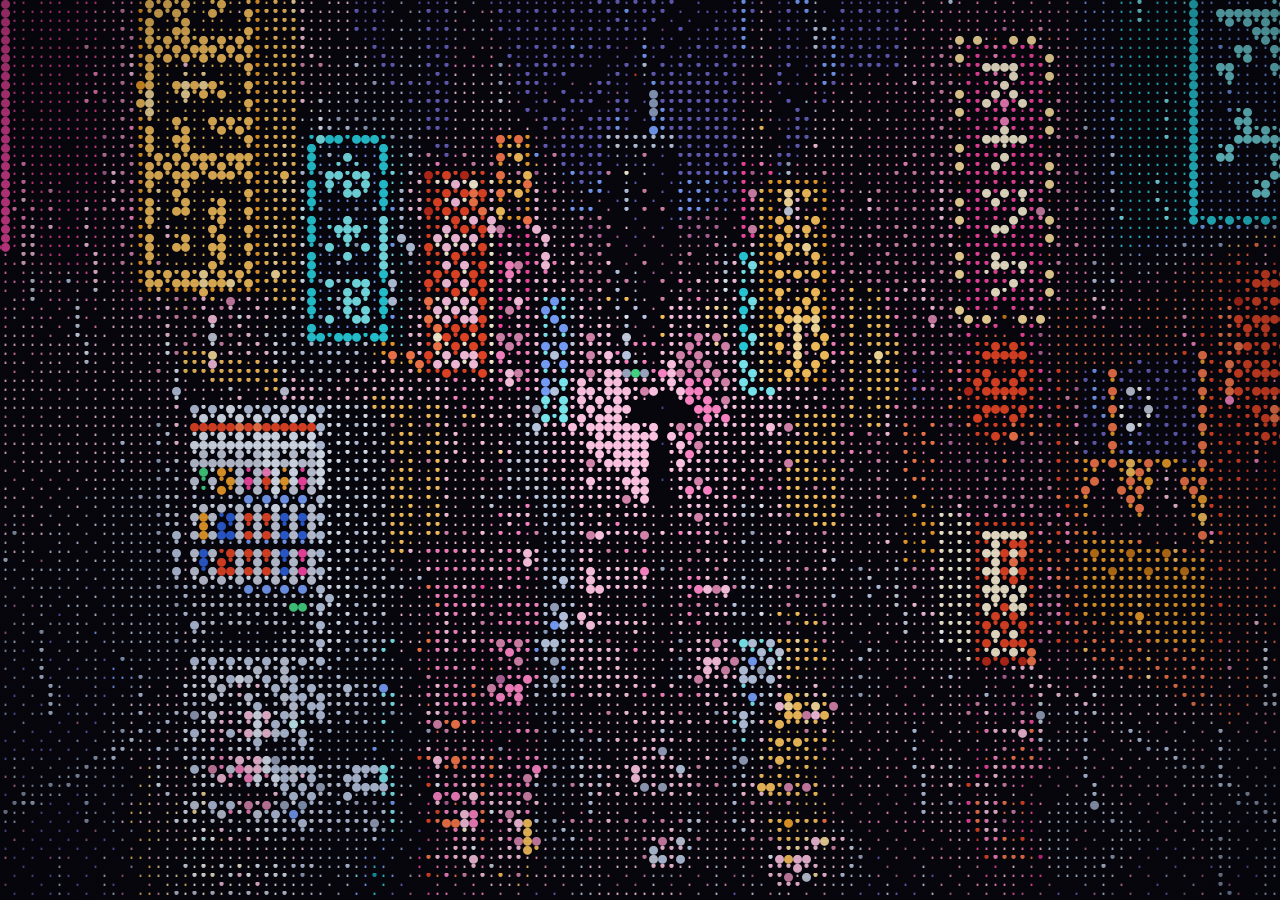
<file: assets/wallpapers/ascii/index.html>
<!DOCTYPE html>
<html lang="en">

<head>
  <meta charset="UTF-8">
  <meta name="viewport" content="width=device-width, initial-scale=1.0">
  <title>VexaBookmarks — ASCII Live Wallpaper</title>
  <link rel="preconnect" href="https://fonts.googleapis.com">
  <link rel="preconnect" href="https://fonts.gstatic.com" crossorigin>
  <link href="https://fonts.googleapis.com/css2?family=JetBrains+Mono:wght@400;500;700&display=swap" rel="stylesheet">

  <style>
    :root {
      --bg: #020408;
    }

    * {
      box-sizing: border-box;
      margin: 0;
      padding: 0;
      user-select: none;
    }

    html,
    body {
      width: 100%;
      height: 100%;
      overflow: hidden;
      background: var(--bg);
      color: #e2e8f0;
      font-family: 'JetBrains Mono', 'Courier New', monospace;
    }

    #wallpaper-container {
      position: fixed;
      inset: 0;
      width: 100%;
      height: 100%;
      display: flex;
      align-items: center;
      justify-content: center;
      background: #020408;
      overflow: hidden;
    }

    /* Live ASCII Canvas */
    #ascii-canvas {
      display: block;
      margin: auto;
      transform-origin: center center;
      color: #e2e8f0;
      z-index: 1;
    }

    /* Soft atmospheric vignette for contrast */
    .vignette-overlay {
      position: fixed;
      inset: 0;
      z-index: 3;
      pointer-events: none;
      background: radial-gradient(circle at center, rgba(2, 4, 8, 0) 0%, rgba(2, 4, 8, 0.2) 75%, rgba(2, 4, 8, 0.45) 100%);
    }

    /* Subtle scanlines effect */
    .scanlines {
      position: fixed;
      inset: 0;
      z-index: 4;
      pointer-events: none;
      background: linear-gradient(rgba(18, 16, 16, 0) 50%, rgba(0, 0, 0, 0.15) 50%);
      background-size: 100% 4px;
      opacity: 0.12;
    }
  </style>
</head>

<body>
  <div id="wallpaper-container">
    <canvas id="ascii-canvas"></canvas>
    <div class="vignette-overlay"></div>
    <div class="scanlines"></div>
  </div>

  <!-- Compliant with Chrome MV3 CSP (no inline script, all self-hosted) -->
  <script src="mount.js"></script>
  <script src="ascii-player.js"></script>
</body>

</html>
</file>
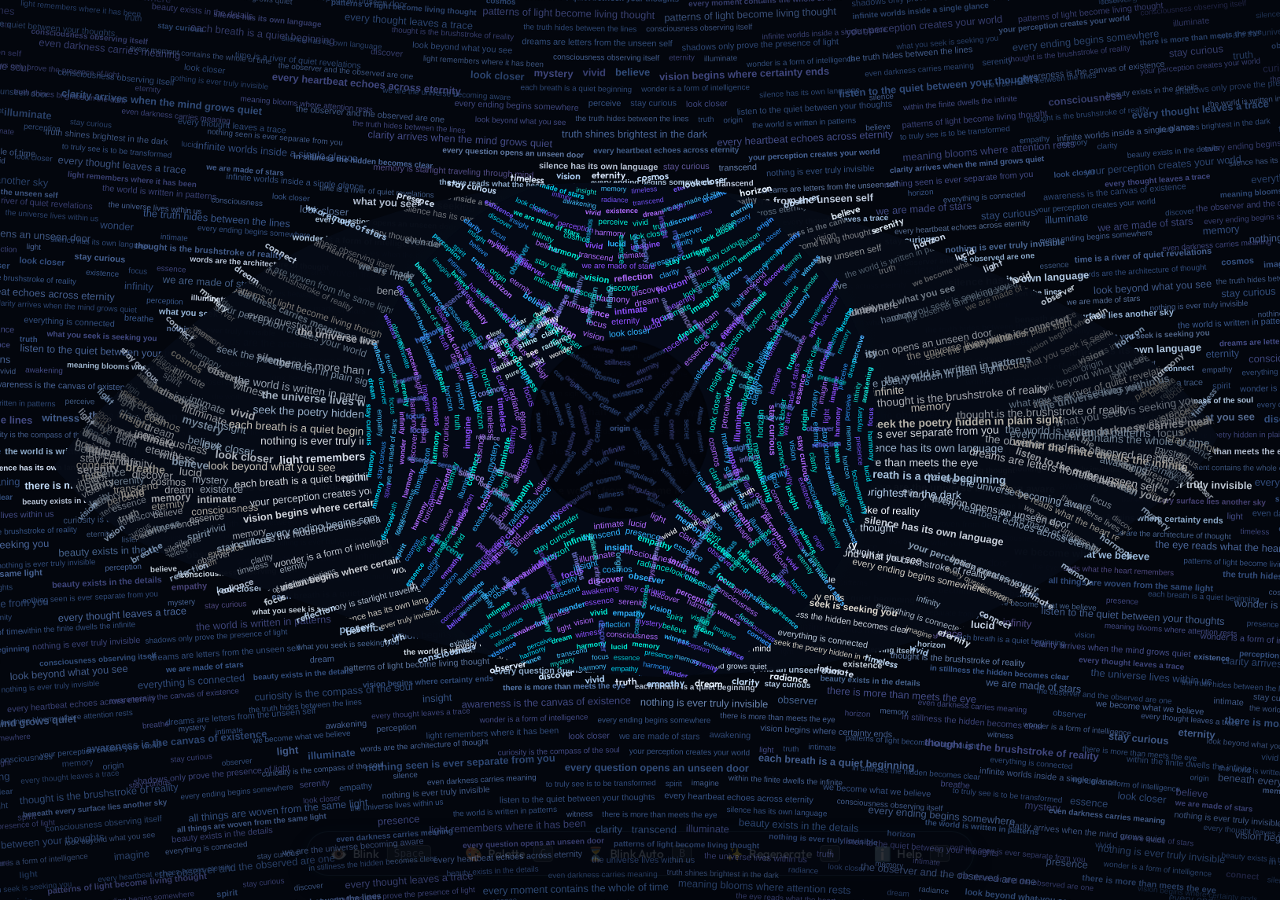
<file: assets/wallpapers/eye/index.html>
<!DOCTYPE html>
<html lang="en">
<head>
  <meta charset="UTF-8">
  <meta name="viewport" content="width=device-width, initial-scale=1.0">
  <title>The Eye Within Words — Generative Typography Animation</title>
  <link rel="stylesheet" href="style.css">
</head>
<body>
  <!-- Main High-Resolution Canvas -->
  <canvas id="eye-canvas"></canvas>

  <!-- Interactive Controls Bar (discreet, accessible on hover or via shortcut 'H') -->
  <nav id="eye-controls" aria-label="Wallpaper Controls">
    <div class="control-pill">
      <button id="btn-blink" class="ctrl-btn" title="Blink Eye (Space)" aria-label="Blink Eye">
        <span class="btn-icon">👁️</span>
        <span class="btn-label">Blink</span>
        <kbd>Space</kbd>
      </button>
      <button id="btn-palette" class="ctrl-btn" title="Change Palette (C)" aria-label="Change Palette">
        <span class="btn-icon">🎨</span>
        <span class="btn-label">Palette</span>
        <kbd>C</kbd>
      </button>
      <button id="btn-autoblink" class="ctrl-btn" title="Toggle Auto-Blink (B)" aria-label="Toggle Auto-Blink">
        <span class="btn-icon">⏳</span>
        <span class="btn-label" id="blink-status">Blink Auto</span>
        <kbd>B</kbd>
      </button>
      <button id="btn-regen" class="ctrl-btn" title="Regenerate Quotes (R)" aria-label="Regenerate Quotes">
        <span class="btn-icon">✨</span>
        <span class="btn-label">Regenerate</span>
        <kbd>R</kbd>
      </button>
      <button id="btn-help" class="ctrl-btn" title="Toggle Keyboard Overlay (H)" aria-label="Toggle Keyboard Overlay">
        <span class="btn-icon">ℹ️</span>
        <span class="btn-label">Help</span>
        <kbd>H</kbd>
      </button>
    </div>
  </nav>

  <!-- Glassmorphism Help Overlay HUD -->
  <div id="help-hud" class="hidden" role="dialog" aria-labelledby="hud-title">
    <div class="hud-card">
      <div class="hud-header">
        <h2 id="hud-title">THE EYE WITHIN WORDS</h2>
        <span class="hud-subtitle">Generative Typography Animation</span>
      </div>
      <div class="hud-info">
        <div class="hud-stat"><span class="stat-label">Palette:</span> <span id="hud-palette-name" class="stat-value">Midnight Poetry</span></div>
        <div class="hud-stat"><span class="stat-label">Blink:</span> <span id="hud-blink-state" class="stat-badge">AUTO</span></div>
        <div class="hud-stat"><span class="stat-label">Performance:</span> <span id="hud-fps" class="stat-value">60 FPS</span></div>
      </div>
      <div class="hud-divider"></div>
      <div class="hud-controls-list">
        <div class="hud-row"><kbd>SPACE</kbd> <span>Trigger immediate biological blink</span></div>
        <div class="hud-row"><kbd>B</kbd> <span>Enable / disable automatic blinking</span></div>
        <div class="hud-row"><kbd>C</kbd> <span>Cycle poetic color palette</span></div>
        <div class="hud-row"><kbd>R</kbd> <span>Regenerate arrangement of meaningful quotes</span></div>
        <div class="hud-row"><kbd>H</kbd> <span>Show / hide this control overlay</span></div>
        <div class="hud-row"><kbd>ESC</kbd> <span>Dismiss overlay</span></div>
        <div class="hud-row"><kbd>Mouse</kbd> <span>Gently directs gaze and camera drift</span></div>
      </div>
    </div>
  </div>

  <script src="eye.js"></script>
</body>
</html>
</file>
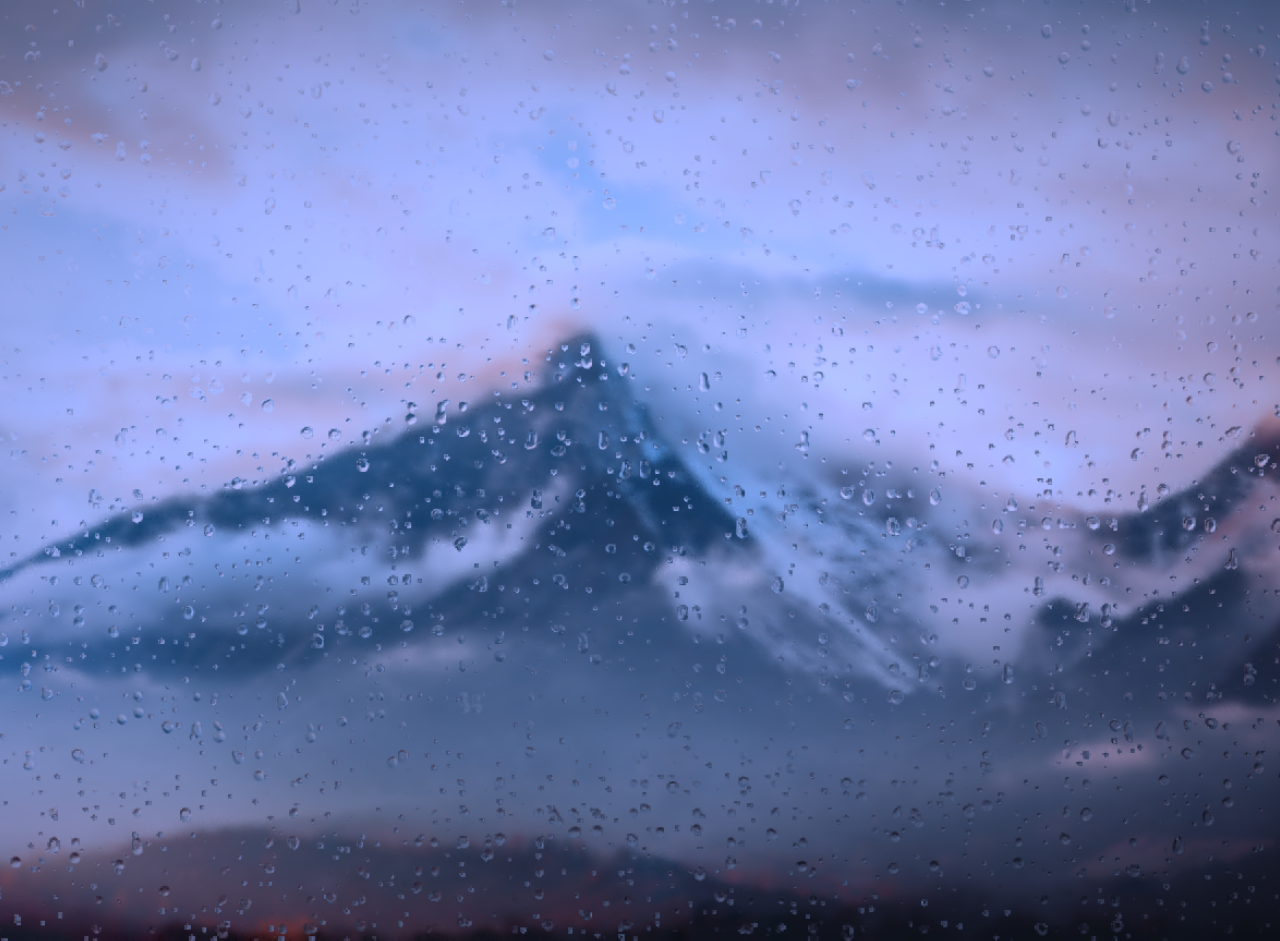
<file: assets/wallpapers/RN1/index.html>
<!DOCTYPE html>
<html lang="en">
  <head>
    <meta charset="UTF-8" />
    <meta property="og:image" content="./social.jpg" />
    <title>Rainy Window</title>
    <link rel="icon" type="image/x-icon" href="favicon.ico" />
  </head>
  <style>
    body {
      background-color: #000;
      margin: 0px;
      overflow: hidden;
    }
    #container {
      transform: scale(1.09);
    }
    .dg {
        display: none;
    }
  </style>
  <body>
    <div id="container"></div>
    <input id="filePicker" type="file" accept=".jpg, .jpeg, .png, .mp4, .webm" style="visibility: hidden" />
    <script src="js/three.min.js"></script>
    <script src="js/dat.gui.min.js"></script>
    <script src="js/script.js"></script>
  </body>
</html>
</file>
<file: assets/wallpapers/eye/style.css>
/* ═════════════════════════════════════════════════════════════════════
   THE EYE WITHIN WORDS — Generative Typography Wallpaper Stylesheet
   ═════════════════════════════════════════════════════════════════════ */

@import url('https://fonts.googleapis.com/css2?family=Cinzel:wght@400;600;700&family=Outfit:wght@300;400;500;600&display=swap');

*, *::before, *::after {
  box-sizing: border-box;
  margin: 0;
  padding: 0;
  user-select: none;
  -webkit-user-select: none;
}

html, body {
  width: 100%;
  height: 100%;
  overflow: hidden;
  background-color: #03060d;
  font-family: 'Outfit', -apple-system, BlinkMacSystemFont, "Segoe UI", Roboto, "Helvetica Neue", Arial, sans-serif;
  color: #e2e8f0;
}

#eye-canvas {
  position: fixed;
  inset: 0;
  width: 100%;
  height: 100%;
  display: block;
  z-index: 1;
}

/* ── Interactive Controls Bar ─────────────────────────────────────── */
#eye-controls {
  position: fixed;
  bottom: 24px;
  left: 50%;
  transform: translateX(-50%);
  z-index: 10;
  opacity: 0.18;
  transition: opacity 0.35s cubic-bezier(0.16, 1, 0.3, 1), transform 0.35s cubic-bezier(0.16, 1, 0.3, 1);
  pointer-events: auto;
}

#eye-controls:hover,
#eye-controls:focus-within {
  opacity: 1;
  transform: translateX(-50%) translateY(-2px);
}

.control-pill {
  display: flex;
  align-items: center;
  gap: 8px;
  padding: 6px 10px;
  background: rgba(8, 14, 26, 0.82);
  border: 1px solid rgba(135, 206, 250, 0.22);
  border-radius: 9999px;
  box-shadow: 0 10px 30px -4px rgba(0, 0, 0, 0.75), 0 0 16px rgba(0, 195, 245, 0.15);
  backdrop-filter: blur(14px);
  -webkit-backdrop-filter: blur(14px);
}

.ctrl-btn {
  display: flex;
  align-items: center;
  gap: 6px;
  background: transparent;
  border: 1px solid transparent;
  border-radius: 9999px;
  padding: 6px 12px;
  font-size: 12px;
  font-weight: 500;
  font-family: inherit;
  color: #cbd5e1;
  cursor: pointer;
  transition: all 0.2s ease;
  white-space: nowrap;
}

.ctrl-btn:hover {
  background: rgba(255, 255, 255, 0.08);
  border-color: rgba(255, 255, 255, 0.15);
  color: #ffffff;
  transform: translateY(-1px);
}

.ctrl-btn:active {
  transform: translateY(1px);
}

.ctrl-btn .btn-icon {
  font-size: 14px;
  line-height: 1;
}

.ctrl-btn kbd {
  display: inline-block;
  padding: 2px 6px;
  font-size: 10px;
  font-family: monospace;
  background: rgba(255, 255, 255, 0.12);
  border: 1px solid rgba(255, 255, 255, 0.2);
  border-radius: 4px;
  color: #94a3b8;
  margin-left: 2px;
}

/* ── HUD Help Overlay ─────────────────────────────────────────────── */
#help-hud {
  position: fixed;
  top: 28px;
  left: 28px;
  z-index: 20;
  pointer-events: auto;
  transition: opacity 0.28s ease, transform 0.28s ease;
}

#help-hud.hidden {
  opacity: 0;
  pointer-events: none;
  transform: translateY(-6px);
}

.hud-card {
  width: 380px;
  max-width: 90vw;
  background: rgba(6, 10, 18, 0.90);
  border: 1px solid rgba(0, 195, 245, 0.35);
  border-radius: 16px;
  padding: 20px 22px;
  box-shadow: 0 16px 40px rgba(0, 0, 0, 0.8), 0 0 24px rgba(0, 195, 245, 0.18);
  backdrop-filter: blur(18px);
  -webkit-backdrop-filter: blur(18px);
}

.hud-header h2 {
  font-family: 'Cinzel', serif;
  font-size: 16px;
  letter-spacing: 0.08em;
  color: #f1f5f9;
  font-weight: 700;
  margin-bottom: 2px;
}

.hud-subtitle {
  font-size: 11px;
  color: #64748b;
  text-transform: uppercase;
  letter-spacing: 0.1em;
}

.hud-info {
  display: grid;
  grid-template-columns: 1fr 1fr;
  gap: 8px 12px;
  margin-top: 14px;
}

.hud-stat {
  font-size: 12px;
  display: flex;
  align-items: center;
  gap: 6px;
}

.stat-label {
  color: #94a3b8;
}

.stat-value {
  color: #38bdf8;
  font-weight: 600;
}

.stat-badge {
  font-size: 10px;
  font-weight: 700;
  padding: 1px 6px;
  border-radius: 4px;
  background: rgba(56, 189, 248, 0.18);
  color: #38bdf8;
  border: 1px solid rgba(56, 189, 248, 0.3);
}

.hud-divider {
  height: 1px;
  background: linear-gradient(90deg, rgba(56, 189, 248, 0.4), transparent);
  margin: 14px 0;
}

.hud-controls-list {
  display: flex;
  flex-direction: column;
  gap: 8px;
}

.hud-row {
  display: flex;
  align-items: center;
  gap: 12px;
  font-size: 12px;
  color: #cbd5e1;
}

.hud-row kbd {
  min-width: 52px;
  text-align: center;
  padding: 3px 6px;
  font-size: 10px;
  font-family: monospace;
  font-weight: 600;
  background: rgba(255, 255, 255, 0.08);
  border: 1px solid rgba(255, 255, 255, 0.18);
  border-radius: 5px;
  color: #f8fafc;
}

@media (max-width: 600px) {
  .ctrl-btn kbd {
    display: none;
  }
  .hud-card {
    width: calc(100vw - 32px);
  }
}
</file>
